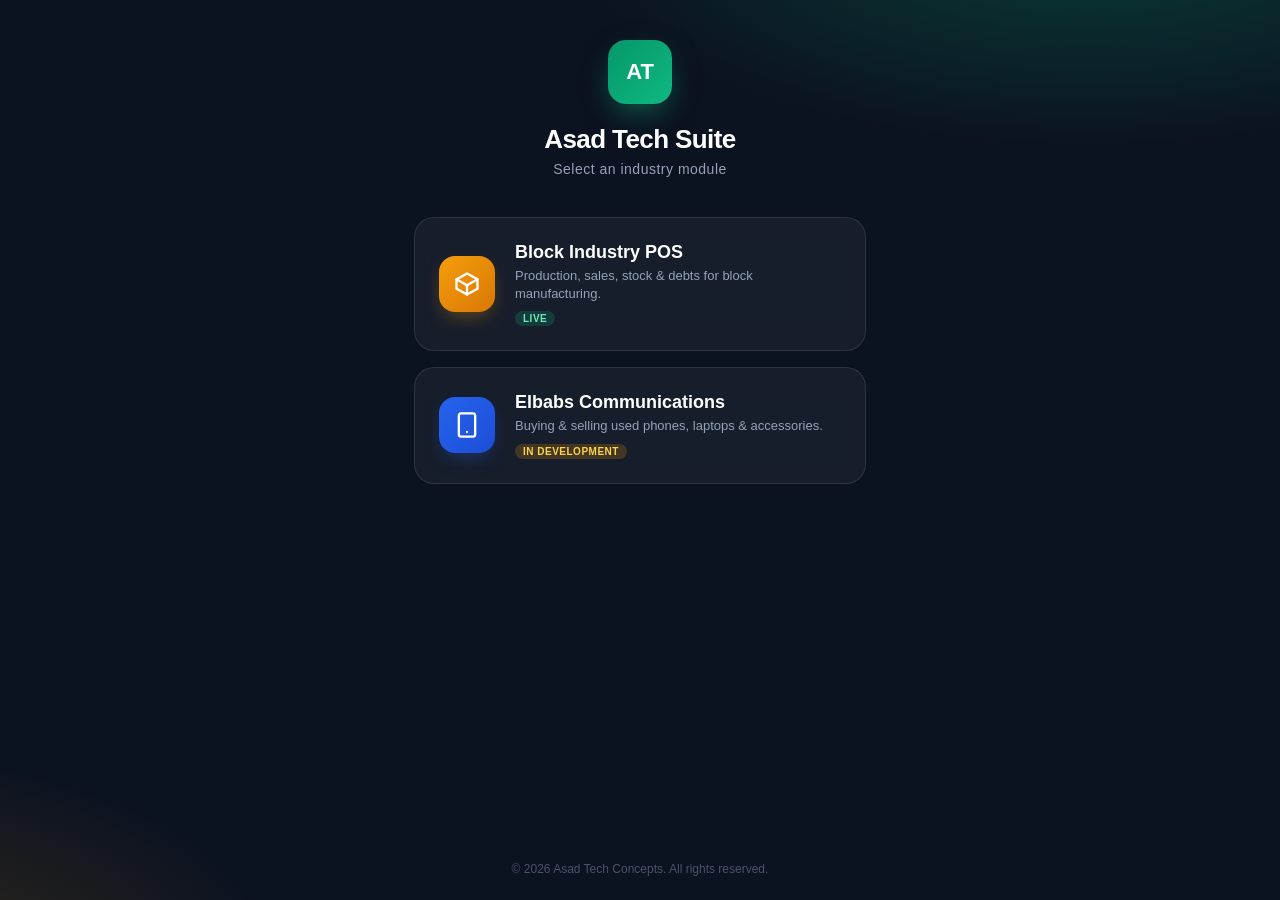
<file: index.html>
<!DOCTYPE html>
<html lang="en">
<head>
    <meta charset="UTF-8">
    <meta name="viewport" content="width=device-width, initial-scale=1.0, maximum-scale=1.0, user-scalable=no, viewport-fit=cover">
    <meta name="theme-color" content="#0b1220">
    <title>Asad Tech POS Suite</title>
    <style>
        :root {
            --ink: #0b1220; --ink-2: #131d33; --ink-3: #1e2a45; --brand: #059669; --brand-soft: #e6f6ef;
            --surface: #ffffff; --text: #0f172a; --muted: #64748b; --line: #e6eaf0;
            --shadow-lg: 0 24px 48px -12px rgba(15, 23, 42, .35);
        }
        * { box-sizing: border-box; margin: 0; padding: 0; font-family: -apple-system, BlinkMacSystemFont, "Segoe UI", Roboto, sans-serif; -webkit-tap-highlight-color: transparent; }
        body { 
            background: radial-gradient(900px 400px at 85% -10%, rgba(5,150,105,.35), transparent 60%), 
                        radial-gradient(700px 400px at -10% 110%, rgba(245,158,11,.18), transparent 60%), 
                        var(--ink); 
            color: #fff; height: 100vh; display: flex; flex-direction: column; overflow: hidden; 
        }
        
        header { padding: 40px 24px 20px; text-align: center; }
        .brand-mark { width: 64px; height: 64px; border-radius: 18px; margin: 0 auto 20px; display: grid; place-items: center; font-weight: 800; font-size: 22px; color: #fff; background: linear-gradient(135deg, var(--brand) 0%, #10b981 100%); box-shadow: 0 12px 32px -8px rgba(16,185,129,.55); }
        header h1 { font-size: 26px; font-weight: 800; letter-spacing: -.6px; }
        header p { font-size: 14px; color: #94a3b8; margin-top: 6px; letter-spacing: 0.5px; }

        .launcher-container { flex: 1; padding: 20px 24px; overflow-y: auto; display: flex; flex-direction: column; gap: 16px; max-width: 500px; margin: 0 auto; width: 100%; }

        .app-card { 
            background: rgba(255, 255, 255, 0.05); 
            border: 1px solid rgba(255, 255, 255, 0.1); 
            border-radius: 20px; 
            padding: 24px; 
            display: flex; 
            align-items: center; 
            gap: 20px; 
            text-decoration: none; 
            color: #fff; 
            transition: all 0.2s ease;
            backdrop-filter: blur(10px);
        }
        .app-card:hover, .app-card:active { 
            background: rgba(255, 255, 255, 0.1); 
            border-color: rgba(16, 185, 129, 0.5);
            transform: translateY(-2px);
        }

        .app-icon { 
            width: 56px; height: 56px; border-radius: 16px; display: grid; place-items: center; flex-shrink: 0;
        }
        .app-icon.block { background: linear-gradient(135deg, #f59e0b 0%, #d97706 100%); box-shadow: 0 8px 20px -6px rgba(245,158,11,.4); }
        .app-icon.phone { background: linear-gradient(135deg, #2563eb 0%, #1d4ed8 100%); box-shadow: 0 8px 20px -6px rgba(37,99,235,.4); }
        .app-icon svg { width: 28px; height: 28px; stroke: #fff; fill: none; stroke-width: 2; stroke-linecap: round; stroke-linejoin: round; }

        .app-info h2 { font-size: 18px; font-weight: 700; margin-bottom: 4px; }
        .app-info p { font-size: 13px; color: #94a3b8; line-height: 1.4; }
        .app-info .status { display: inline-block; font-size: 10px; font-weight: 800; text-transform: uppercase; letter-spacing: 0.5px; padding: 2px 8px; border-radius: 20px; margin-top: 8px; }
        .status.active { background: rgba(16,185,129,0.2); color: #6ee7b7; }
        .status.dev { background: rgba(245,158,11,0.2); color: #fcd34d; }

        footer { text-align: center; padding: 24px; font-size: 12px; color: #475569; }
    </style>
</head>
<body>

    <header>
        <div class="brand-mark">AT</div>
        <h1>Asad Tech Suite</h1>
        <p>Select an industry module</p>
    </header>

    <div class="launcher-container">
        
        <!-- Block Industry -->
        <a href="./block-industry/index.html" class="app-card">
            <div class="app-icon block">
                <svg viewBox="0 0 24 24"><path d="M12 3l9 5v8l-9 5-9-5V8z"/><path d="M3 8l9 5 9-5M12 13v8"/></svg>
            </div>
            <div class="app-info">
                <h2>Block Industry POS</h2>
                <p>Production, sales, stock & debts for block manufacturing.</p>
                <span class="status active">Live</span>
            </div>
        </a>

        <!-- Phones & Laptops Industry -->
        <a href="./phones-laptops-industry/index.html" class="app-card">
            <div class="app-icon phone">
                <svg viewBox="0 0 24 24"><rect x="5" y="2" width="14" height="20" rx="2"/><path d="M12 18h.01"/></svg>
            </div>
            <div class="app-info">
                <h2>Elbabs Communications</h2>
                <p>Buying & selling used phones, laptops & accessories.</p>
                <span class="status dev">In Development</span>
            </div>
        </a>

    </div>

    <footer>
        &copy; 2026 Asad Tech Concepts. All rights reserved.
    </footer>

</body>
</html>
</file>
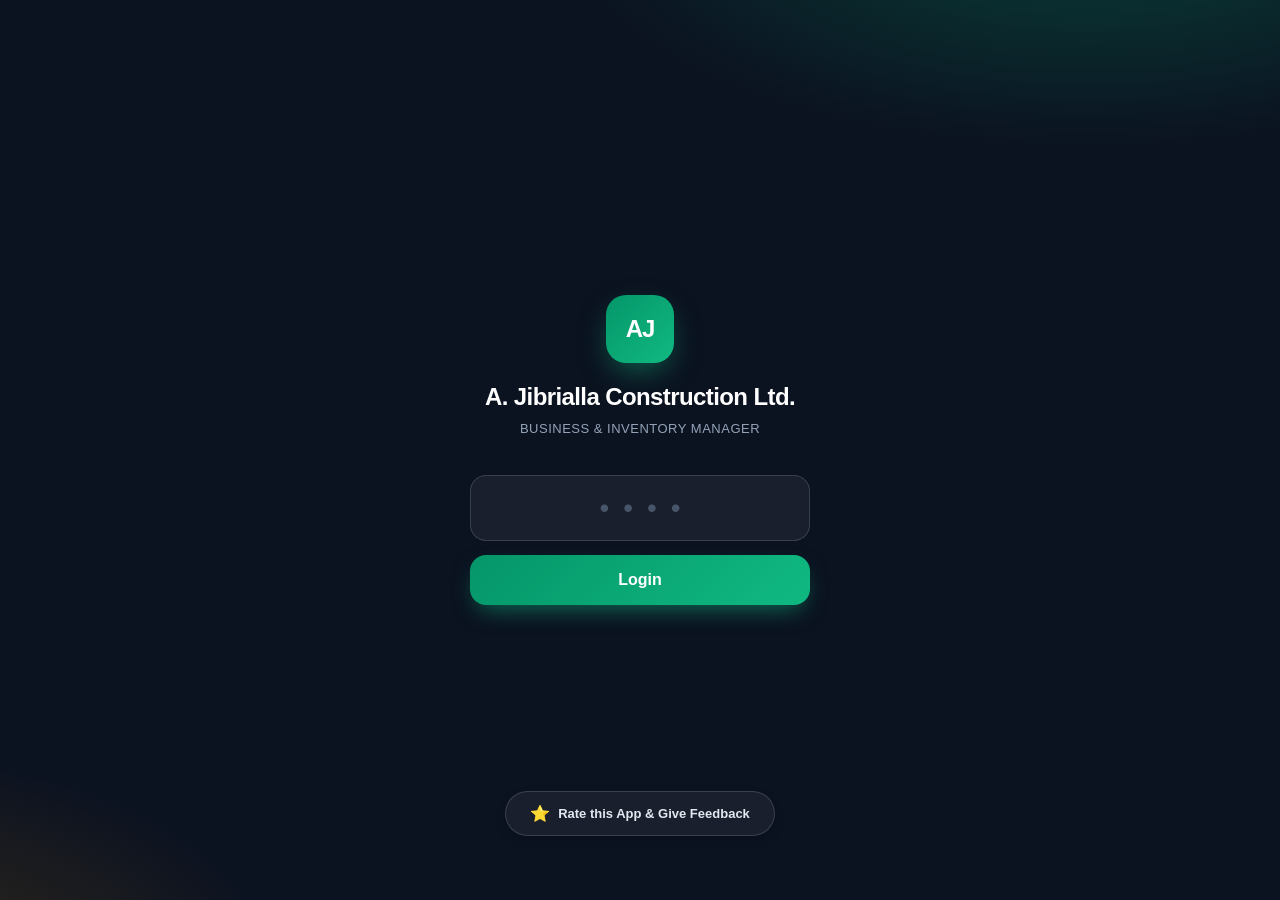
<file: block-industry/index.html>
<!DOCTYPE html>
<html lang="en">
<head>
    <meta charset="UTF-8">
    <meta name="viewport" content="width=device-width, initial-scale=1.0, maximum-scale=1.0, user-scalable=no, viewport-fit=cover">
    <meta name="theme-color" content="#0b1220">
    <title>Loading...</title>
    <link rel="manifest" href="manifest.json">
    <link rel="stylesheet" href="style.css">
</head>
<body>
    <div id="login-view" class="view active">
        <div class="login-card">
            <div class="brand-mark" id="login-logo">AJ</div>
            <h1 id="login-title-text">Loading...</h1>
            <div class="sub" id="login-sub-text">BUSINESS & INVENTORY MANAGER</div>
            <div style="width: 100%;">
                <input type="password" id="pin-input" class="pin-input" placeholder="••••" maxlength="4" inputmode="numeric" autocomplete="off">
                <button class="btn-primary" onclick="login()">Login</button>
                <div id="login-error">Invalid PIN</div>
            </div>
            <div style="position: absolute; bottom: 40px; left: 0; width: 100%; text-align: center; padding: 0 20px;">
                <button onclick="openRating()" style="background: rgba(255,255,255,0.06); border: 1px solid rgba(255,255,255,0.15); color: #e2e8f0; padding: 12px 24px; border-radius: 24px; font-size: 13px; font-weight: 600; display: inline-flex; align-items: center; gap: 8px; cursor: pointer; transition: 0.2s; box-shadow: 0 4px 12px rgba(0,0,0,0.1);">
                    <span style="font-size: 16px;">⭐</span> Rate this App & Give Feedback
                </button>
            </div>
        </div>
    </div>

    <div id="app-view" class="view">
        <header>
            <div class="hdr-brand">
                <div class="brand-mark">AJ</div>
                <div>
                    <h2 id="app-title">A. Jibrialla</h2>
                    <span class="role-badge" id="role-badge">Owner</span>
                </div>
            </div>
            <div class="hdr-actions">
                <button class="icon-btn show" onclick="forceUpdate()" title="Clear Cache" id="ib-update"></button>
                <button class="icon-btn show" onclick="exportJSON()" title="Backup Data" id="ib-backup"></button>
                <button class="icon-btn show" onclick="logout()" title="Logout" id="ib-logout"></button>
            </div>
        </header>
        <main id="main-content"></main>
        <nav id="bottom-nav"></nav>
    </div>

    <div id="modal" class="modal" onclick="if(event.target===this)closeModal()">
        <div class="modal-content" id="modal-body"></div>
    </div>

    <!-- Signature Pad Modal -->
    <div id="sig-modal" class="modal" style="z-index: 10005;">
        <div class="modal-content" style="text-align:center;">
            <h3>Signature</h3>
            <p style="font-size:12px; color:var(--muted); margin-bottom:10px;">Please sign below</p>
            <canvas id="sig-canvas" style="border:2px dashed #ccc; border-radius:8px; width:100%; height:200px; touch-action:none; background:#fff;"></canvas>
            <div style="display:flex; gap:10px; margin-top:15px;">
                <button class="btn btn-outline" onclick="clearSignature()" style="flex:1;">Clear</button>
                <button class="btn" onclick="saveSignature()" style="flex:1;">Save</button>
            </div>
            <button class="btn btn-outline" onclick="closeSigModal()" style="margin-top:10px; width:100%;">Cancel</button>
        </div>
    </div>

    <div id="rating-modal" class="modal" onclick="if(event.target===this)closeRating()">
        <div class="modal-content" style="text-align:center;">
            <div style="width:56px; height:56px; border-radius:50%; background:var(--accent-soft); color:var(--accent); display:grid; place-items:center; margin:0 auto 14px;">
                <svg class="ic" style="width:28px;height:28px;stroke-width:2.2" viewBox="0 0 24 24"><path d="M12 2l3.09 6.26L22 9.27l-5 4.87 1.18 6.88L12 17.77l-6.18 3.25L7 14.14 2 9.27l6.91-1.01L12 2z"/></svg>
            </div>
            <h3 id="rating-app-title" style="margin-bottom: 4px;">Rate this App</h3>
            <p style="font-size:13px; color:var(--muted); margin-bottom: 16px;">How is your experience so far?</p>
            <div style="display:flex; justify-content:center; gap:12px; font-size:36px; cursor:pointer; margin-bottom:16px;" id="rating-stars-main">
                <span onclick="setStars(1)">☆</span><span onclick="setStars(2)">☆</span><span onclick="setStars(3)">☆</span><span onclick="setStars(4)">☆</span><span onclick="setStars(5)">☆</span>
            </div>
            <div style="margin-bottom:16px;">
                <textarea id="feedback-text" style="width:100%; height:70px; padding:12px; border:1.5px solid var(--line); border-radius:8px; font-size:14px; resize:none; background:#f8fafc; outline:none;" placeholder="Any feedback or feature requests?"></textarea>
            </div>
            <button class="btn btn-primary" style="margin-top:0; background:#25D366; color:#fff; box-shadow:none; margin-bottom:8px; padding:14px; border-radius:8px; border:none; width:100%; font-weight:700;" onclick="sendFeedback()">Send via WhatsApp</button>
            <button class="btn btn-outline" style="margin-top:0; padding:14px; border-radius:8px; border:1.5px solid #ccc; width:100%; font-weight:700; background:#fff; color:#333;" onclick="closeRating()">Maybe Later</button>
            <div style="margin-top:20px; font-size:11px; color:var(--muted); line-height:1.5;">
                <strong id="rating-app-footer">App v1.0.0</strong><br>
                Built by Asad Tech Concepts<br>
                <a href="https://wa.me/2347082762606" target="_blank" style="color:var(--brand); text-decoration:none;">Contact Support</a>
            </div>
        </div>
    </div>

    <div id="dialog-overlay" class="modal" style="z-index: 10000;">
        <div class="modal-content" style="text-align: center;">
            <h3 id="dialog-title">Title</h3>
            <p id="dialog-msg" style="font-size: 14px; color: var(--muted); margin-bottom: 24px;">Message</p>
            <div class="row">
                <button class="btn btn-outline" onclick="closeDialog()">Cancel</button>
                <button class="btn btn-primary" id="dialog-confirm-btn">Confirm</button>
            </div>
        </div>
    </div>

    <div id="toast-container"></div>

    <script src="app.js"></script>
</body>
</html>
</file>
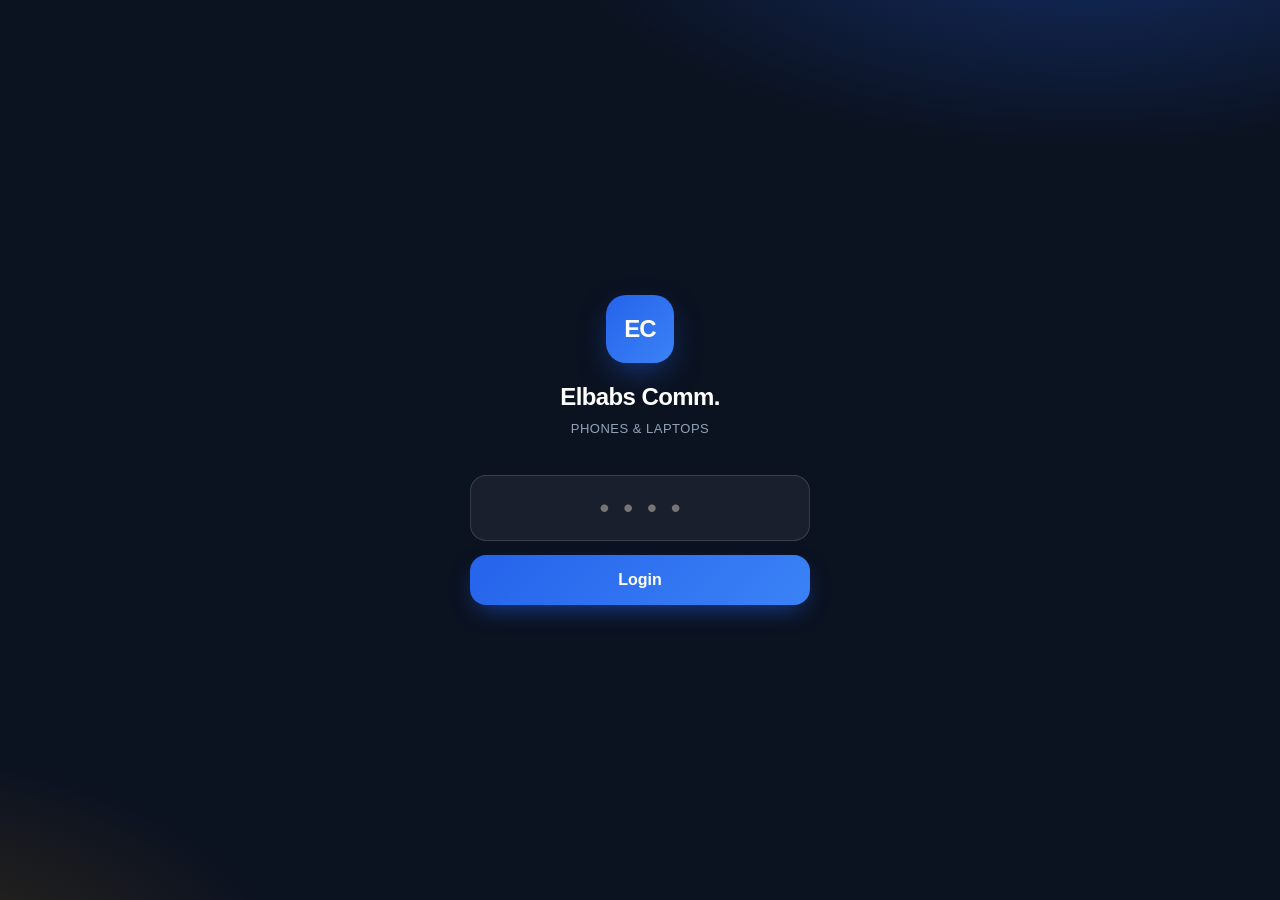
<file: phones-laptops-industry/index.html>
<!DOCTYPE html>
<html lang="en">
<head>
    <meta charset="UTF-8">
    <meta name="viewport" content="width=device-width, initial-scale=1.0, maximum-scale=1.0, user-scalable=no, viewport-fit=cover">
    <meta name="theme-color" content="#0b1220">
    <title>Elbabs Communications</title>
    <link rel="manifest" href="manifest.json">
    <link rel="stylesheet" href="style.css">
</head>
<body>

    <div id="login-view" class="view active">
        <div class="login-card">
            <div class="brand-mark">EC</div>
            <h1>Elbabs Comm.</h1>
            <div class="sub">PHONES & LAPTOPS</div>
            <div style="width: 100%;">
                <input type="password" id="pin-input" class="pin-input" placeholder="••••" maxlength="4" inputmode="numeric" autocomplete="off">
                <button class="btn-primary" onclick="login()">Login</button>
                <div id="login-error" style="color: #fca5a5; margin-top: 16px; display: none; font-weight: 600; font-size: 14px;">Invalid PIN</div>
            </div>
        </div>
    </div>

    <div id="app-view" class="view">
        <header>
            <div class="hdr-brand">
                <div class="brand-mark">EC</div>
                <div>
                    <h2 id="app-title">Elbabs Comm.</h2>
                    <span style="font-size:10px; font-weight:700; color:#6ee7b7; text-transform:uppercase;">Owner</span>
                </div>
            </div>
            <div style="display:flex; gap:10px;">
                <button class="icon-btn" onclick="forceUpdate()" title="Update App">
                    <svg class="ic" viewBox="0 0 24 24"><path d="M20 11a8 8 0 10-2.3 5.7"/><path d="M20 4v7h-7"/></svg>
                </button>
                <button class="icon-btn" onclick="logout()" title="Logout">
                    <svg class="ic" viewBox="0 0 24 24"><path d="M9 4H5v16h4M16 8l4 4-4 4M20 12H9"/></svg>
                </button>
            </div>
        </header>
        <main id="main-content"></main>
        <nav id="bottom-nav">
            <button class="nav-btn active" onclick="nav('inventory', this)">
                <span class="pill"><svg class="ic" viewBox="0 0 24 24"><rect x="5" y="2" width="14" height="20" rx="2"/><path d="M12 18h.01"/></svg></span>
                Inventory
            </button>
            <button class="nav-btn" onclick="nav('sales', this)">
                <span class="pill"><svg class="ic" viewBox="0 0 24 24"><path d="M8 5v14M16 5v14M8 5l8 14M5 9h14M5 14h14"/></svg></span>
                Sales
            </button>
            <button class="nav-btn" onclick="nav('dashboard', this)">
                <span class="pill"><svg class="ic" viewBox="0 0 24 24"><path d="M3 3v18h18"/><path d="M7 15l4-4 3 3 5-6"/></svg></span>
                Dashboard
            </button>
        </nav>
    </div>

    <div id="modal" class="modal" onclick="if(event.target===this)closeModal()">
        <div class="modal-content" id="modal-body"></div>
        <button type="button" class="modal-x" aria-label="Close" onclick="event.stopPropagation();closeModal();">✕</button>
    </div>

    <!-- Signature Pad Modal -->
    <div id="sig-modal" class="modal" style="z-index: 10005;">
        <div class="modal-content" style="text-align:center;">
            <h3>Signature</h3>
            <p style="font-size:12px; color:var(--muted); margin-bottom:10px;">Please sign below</p>
            <canvas id="sig-canvas" style="border:2px dashed #ccc; border-radius:8px; width:100%; height:200px; touch-action:none; background:#fff;"></canvas>
            <div style="display:flex; gap:10px; margin-top:15px;">
                <button class="btn outline" onclick="clearSignature()" style="flex:1;">Clear</button>
                <button class="btn" onclick="saveSignature()" style="flex:1; background:var(--brand); color:#fff;">Save</button>
            </div>
            <button class="btn outline" onclick="closeSigModal()" style="margin-top:10px; width:100%;">Cancel</button>
        </div>
    </div>

    <script src="app.js"></script>

    <div id="toast-container"></div>
    <div id="dialog-overlay" class="modal" style="z-index: 10000;">
        <div class="modal-content" style="text-align: center;">
            <h3 id="dialog-title">Title</h3>
            <p id="dialog-msg" style="font-size: 14px; color: var(--muted); margin-bottom: 24px;">Message</p>
            <div class="row">
                <button class="btn btn-outline" onclick="closeDialog()">Cancel</button>
                <button class="btn btn-primary" id="dialog-confirm-btn">Confirm</button>
            </div>
        </div>
    </div>
    
</body>
</html>
</file>
<file: block-industry/style.css>
:root {
    --ink: #0b1220; --ink-2: #131d33; --ink-3: #1e2a45; --brand: #059669; --brand-dark: #047857; --brand-soft: #e6f6ef;
    --accent: #f59e0b; --accent-soft: #fef3c7; --blue: #2563eb; --blue-soft: #e8efff; --danger: #dc2626; --danger-soft: #fdecec;
    --warning: #d97706; --bg: #f3f5f8; --surface: #ffffff; --text: #0f172a; --muted: #64748b; --line: #e6eaf0;
    --shadow-sm: 0 1px 2px rgba(15, 23, 42, .06); --shadow-md: 0 6px 20px -6px rgba(15, 23, 42, .12); --shadow-lg: 0 24px 48px -12px rgba(15, 23, 42, .35);
    --radius: 16px; --radius-sm: 10px; --safe-b: env(safe-area-inset-bottom, 0px); --safe-t: env(safe-area-inset-top, 0px);
}
* { box-sizing: border-box; margin: 0; padding: 0; font-family: -apple-system, BlinkMacSystemFont, "Segoe UI", Roboto, "Helvetica Neue", Arial, sans-serif; -webkit-tap-highlight-color: transparent; }
html { -webkit-text-size-adjust: 100%; }
body { background: var(--bg); color: var(--text); height: 100vh; height: 100dvh; display: flex; flex-direction: column; overflow: hidden; line-height: 1.45; font-size: 15px; }
svg.ic { width: 20px; height: 20px; stroke: currentColor; fill: none; stroke-width: 1.8; stroke-linecap: round; stroke-linejoin: round; flex-shrink: 0; }
.view { display: none; flex: 1; flex-direction: column; min-height: 0; }
.view.active { display: flex; }

/* DARK MODE */
body.dark {
    --bg: #0b1220; --surface: #131d33; --text: #f8fafc; --line: #334155; --muted: #94a3b8;
    --shadow-sm: 0 1px 2px rgba(0,0,0,0.3); --shadow-md: 0 6px 20px -6px rgba(0,0,0,0.5);
    --brand-soft: rgba(16,185,129,0.15); --danger-soft: rgba(220,38,38,0.15); --accent-soft: rgba(245,158,11,0.15);
    --blue-soft: rgba(37,99,235,0.15);
}
body.dark .card, body.dark .modal-content, body.dark .list-item, body.dark .stat, body.dark .empty, body.dark .dialog-box { background: var(--surface); border-color: var(--line); }
body.dark .form-group input, body.dark .form-group select, body.dark textarea { background: #0f172a; color: #fff; border-color: #334155; }
body.dark .btn-outline { background: transparent; color: var(--text); }
body.dark .calc-box { background: rgba(16,185,129,0.1); border-color: #059669; }
body.dark .periods > div { background: #0f172a; }
body.dark .quick button { background: var(--surface); color: var(--text); }
body.dark .segmented { background: #0f172a; }
body.dark .segmented button.on { background: var(--surface); color: var(--text); }
body.dark .stock-tile { background: var(--brand-soft); border-color: #059669; }
body.dark .stock-tile.low { background: var(--danger-soft); border-color: var(--danger); }

/* Login */
#login-view { justify-content: center; align-items: center; padding: 24px; background: radial-gradient(900px 400px at 85% -10%, rgba(5,150,105,.35), transparent 60%), radial-gradient(700px 400px at -10% 110%, rgba(245,158,11,.18), transparent 60%), var(--ink); color: #fff; }
.login-card { width: 100%; max-width: 340px; text-align: center; display: flex; flex-direction: column; align-items: center; justify-content: center; position: relative; height: 100%; }
.brand-mark { width: 68px; height: 68px; border-radius: 20px; margin: 0 auto 20px; display: grid; place-items: center; font-weight: 800; font-size: 24px; letter-spacing: -1px; color: #fff; background: linear-gradient(135deg, var(--brand) 0%, #10b981 100%); box-shadow: 0 12px 32px -8px rgba(16,185,129,.55); }
.login-card h1 { font-size: 24px; font-weight: 800; letter-spacing: -.6px; line-height: 1.2; }
.login-card .sub { font-size: 13px; font-weight: 500; color: #94a3b8; letter-spacing: 0.5px; margin-top: 8px; margin-bottom: 36px; }
.pin-input { width: 100%; padding: 16px; font-size: 28px; text-align: center; letter-spacing: 14px; text-indent: 14px; border-radius: var(--radius); border: 1.5px solid rgba(255,255,255,.14); background: rgba(255,255,255,.06); color: #fff; margin-bottom: 14px; outline: none; transition: .2s; }
.pin-input::placeholder { color: #475569; }
.pin-input:focus { border-color: var(--brand); background: rgba(255,255,255,.1); box-shadow: 0 0 0 4px rgba(16,185,129,.2); }
.btn-primary { background: linear-gradient(135deg, var(--brand) 0%, #10b981 100%); color: #fff; border: none; padding: 16px; font-size: 16px; border-radius: var(--radius); width: 100%; font-weight: 700; cursor: pointer; transition: transform .1s; box-shadow: 0 10px 24px -8px rgba(16,185,129,.6); }
.btn-primary:active { transform: scale(.98); }
#login-error { color: #fca5a5; margin-top: 16px; display: none; font-weight: 600; font-size: 14px; }

/* Shell */
header { background: var(--ink); color: #fff; padding: calc(12px + var(--safe-t)) 16px 12px; display: flex; justify-content: space-between; align-items: center; z-index: 10; }
.hdr-brand { display: flex; align-items: center; gap: 12px; min-width: 0; }
.hdr-brand .brand-mark { width: 38px; height: 38px; border-radius: 11px; margin: 0; font-size: 14px; box-shadow: none; }
.hdr-brand h2 { font-size: 16px; font-weight: 700; letter-spacing: -.3px; line-height: 1.1; white-space: nowrap; overflow: hidden; text-overflow: ellipsis; max-width: 140px; }
.role-badge { display: inline-block; margin-top: 3px; background: rgba(16,185,129,.18); color: #6ee7b7; padding: 2px 8px; border-radius: 20px; font-size: 10px; font-weight: 700; text-transform: uppercase; letter-spacing: .8px; }
.hdr-actions { display: flex; align-items: center; gap: 6px; }
.icon-btn { background: rgba(255,255,255,.08); color: #e2e8f0; border: none; width: 36px; height: 36px; border-radius: 10px; display: none; place-items: center; cursor: pointer; transition: .2s; }
.icon-btn.show { display: grid; }
.icon-btn:active { background: rgba(255,255,255,.2); }
.icon-btn svg { width: 18px; height: 18px; }
main { flex: 1; overflow-y: auto; padding: 18px 16px; padding-bottom: calc(96px + var(--safe-b)); -webkit-overflow-scrolling: touch; }
main > * { animation: rise .25s ease both; }
@keyframes rise { from { opacity: 0; transform: translateY(6px); } to { opacity: 1; transform: none; } }

nav { position: fixed; bottom: 0; left: 0; right: 0; background: rgba(255,255,255,.94); backdrop-filter: blur(14px); -webkit-backdrop-filter: blur(14px); border-top: 1px solid var(--line); display: flex; padding: 8px 6px calc(8px + var(--safe-b)); z-index: 20; }
body.dark nav { background: rgba(19,29,51,.94); }
.nav-btn { background: none; border: none; font-size: 10.5px; color: var(--muted); font-weight: 600; display: flex; flex-direction: column; align-items: center; gap: 4px; cursor: pointer; padding: 2px 0; flex: 1; transition: .2s; }
.nav-btn .pill { width: 46px; height: 28px; border-radius: 14px; display: grid; place-items: center; transition: .2s; }
.nav-btn.active { color: var(--brand-dark); }
body.dark .nav-btn.active { color: #6ee7b7; }
.nav-btn.active .pill { background: var(--brand-soft); }

/* Elements */
.page-title { font-size: 22px; font-weight: 800; letter-spacing: -.5px; margin-bottom: 4px; }
.page-sub { font-size: 13px; color: var(--muted); margin-bottom: 18px; }
.back-link { display: inline-flex; align-items: center; gap: 4px; background: none; border: none; color: var(--muted); font-size: 13px; font-weight: 600; cursor: pointer; margin-bottom: 10px; padding: 4px 0; }
.back-link svg { width: 16px; height: 16px; }
.section-title { display: flex; align-items: center; gap: 8px; font-size: 14px; font-weight: 700; margin: 24px 0 12px; }
.section-title svg { width: 18px; height: 18px; color: var(--muted); }
.card { background: var(--surface); border-radius: var(--radius); padding: 18px; margin-bottom: 16px; box-shadow: var(--shadow-sm); border: 1px solid var(--line); }
.card h3 { margin-bottom: 14px; font-size: 14px; font-weight: 700; display: flex; align-items: center; gap: 8px; }
.card h3 svg { width: 18px; height: 18px; color: var(--brand); }
.eyebrow { font-size: 11px; font-weight: 700; color: var(--muted); text-transform: uppercase; letter-spacing: .8px; margin: 18px 0 10px; }

/* Forms */
.form-group { margin-bottom: 14px; }
.form-group label { display: block; font-size: 12px; margin-bottom: 6px; font-weight: 600; color: var(--muted); }
.form-group input, .form-group select { width: 100%; padding: 13px 14px; border: 1.5px solid var(--line); border-radius: var(--radius-sm); font-size: 16px; background: #f8fafc; color: var(--text); outline: none; transition: .2s; appearance: none; -webkit-appearance: none; }
.form-group select { background-image: url("data:image/svg+xml,%3Csvg xmlns='http://www.w3.org/2000/svg' width='16' height='16' fill='none' stroke='%2364748b' stroke-width='2' stroke-linecap='round' stroke-linejoin='round'%3E%3Cpath d='M4 6l4 4 4-4'/%3E%3C/svg%3E"); background-repeat: no-repeat; background-position: right 12px center; padding-right: 36px; }
.form-group input:focus, .form-group select:focus { border-color: var(--brand); background: #fff; box-shadow: 0 0 0 4px var(--brand-soft); }
.row { display: flex; gap: 12px; }
.row > div { flex: 1; min-width: 0; }

/* Buttons */
.btn { background: var(--brand); color: #fff; border: none; padding: 14px; font-size: 15px; border-radius: var(--radius-sm); width: 100%; font-weight: 700; cursor: pointer; margin-top: 8px; transition: .15s; }
.btn:active { transform: scale(.98); }
.btn-blue { background: var(--blue); }
.btn-dark { background: var(--ink); }
.btn-danger { background: var(--danger); }
.btn-outline { background: #fff; color: var(--text); border: 1.5px solid var(--line); }

.calc-box { background: var(--brand-soft); border: 1px solid #bfe8d6; padding: 14px 16px; border-radius: var(--radius-sm); margin: 6px 0 14px; font-weight: 600; font-size: 14px; display: flex; flex-direction: column; gap: 6px; }
.calc-box .line { display: flex; justify-content: space-between; align-items: baseline; }
.calc-box .line:first-child { font-size: 17px; font-weight: 800; }

/* Lists */
.list-item { background: var(--surface); padding: 14px 16px; border-radius: 14px; margin-bottom: 10px; border: 1px solid var(--line); box-shadow: var(--shadow-sm); position: relative; overflow: hidden; }
.list-item::before { content: ""; position: absolute; left: 0; top: 0; bottom: 0; width: 4px; background: var(--brand); }
.list-item.owing::before { background: var(--danger); }
.list-item.curing::before { background: var(--blue); }
.list-item.alert { background: #fffbeb; border-color: #fde68a; }
body.dark .list-item.alert { background: rgba(245,158,11,0.1); border-color: var(--warning); }
.list-item.alert::before { background: var(--warning); }
.list-item.neutral::before { background: #94a3b8; }
.list-header { display: flex; justify-content: space-between; gap: 10px; font-weight: 700; font-size: 15px; margin-bottom: 3px; }
.list-sub { font-size: 12.5px; color: var(--muted); margin-bottom: 3px; }
.tag { display: inline-block; font-size: 11px; font-weight: 700; padding: 2px 9px; border-radius: 20px; }
.tag.blue { background: var(--blue-soft); color: var(--blue); }
.tag.green { background: var(--brand-soft); color: var(--brand-dark); }
.actions { display: flex; gap: 10px; margin-top: 12px; }
.actions > a { flex: 1; text-decoration: none; display: block; }
.actions button { width: 100%; padding: 11px; font-size: 13px; border-radius: 9px; cursor: pointer; background: #f1f5f9; color: var(--text); font-weight: 700; border: 1px solid var(--line); transition: .15s; }
body.dark .actions button { background: #0f172a; }
.actions button:active { transform: scale(.98); }
.actions button.wa { background: #25D366; color: #fff; border: none; }
.empty { text-align: center; color: var(--muted); padding: 36px 16px; font-size: 14px; background: var(--surface); border: 1.5px dashed var(--line); border-radius: var(--radius); }

/* Segmented control */
.segmented { display: flex; background: #e8ecf2; padding: 4px; border-radius: 12px; margin-bottom: 18px; }
.segmented button { flex: 1; border: none; background: transparent; padding: 10px; font-size: 13px; font-weight: 700; color: var(--muted); border-radius: 9px; cursor: pointer; transition: .2s; }
.segmented button.on { background: #fff; color: var(--text); box-shadow: var(--shadow-sm); }

/* Dashboard & Analytics */
.quick { display: flex; gap: 10px; margin-bottom: 16px; }
.quick button { flex: 1; display: flex; align-items: center; justify-content: center; gap: 8px; background: #fff; border: 1px solid var(--line); border-radius: 12px; padding: 12px; font-size: 13px; font-weight: 700; color: var(--text); cursor: pointer; box-shadow: var(--shadow-sm); }
.quick button svg { color: var(--brand); width: 18px; height: 18px; }
.hero { background: radial-gradient(500px 220px at 100% 0%, rgba(16,185,129,.35), transparent 60%), linear-gradient(135deg, var(--ink) 0%, var(--ink-3) 100%); color: #fff; border-radius: 20px; padding: 22px 20px; margin-bottom: 14px; box-shadow: var(--shadow-md); }
.hero .lbl { font-size: 12px; font-weight: 600; color: #94a3b8; text-transform: uppercase; letter-spacing: 1px; }
.hero .big { font-size: 34px; font-weight: 800; letter-spacing: -1.2px; margin-top: 6px; }
.hero .big.neg { color: #fca5a5; }
.hero .meta { display: flex; gap: 20px; margin-top: 16px; padding-top: 14px; border-top: 1px solid rgba(255,255,255,.1); }
.hero .meta div { font-size: 11px; color: #94a3b8; font-weight: 600; text-transform: uppercase; letter-spacing: .6px; }
.hero .meta strong { display: block; font-size: 15px; color: #fff; letter-spacing: -.3px; margin-top: 2px; text-transform: none; }
.dash-grid { display: grid; grid-template-columns: 1fr 1fr; gap: 12px; margin-bottom: 16px; }
.stat { background: var(--surface); padding: 14px; border-radius: 14px; box-shadow: var(--shadow-sm); border: 1px solid var(--line); }
.stat .top { display: flex; align-items: center; gap: 8px; margin-bottom: 8px; }
.stat .dot { width: 28px; height: 28px; border-radius: 9px; display: grid; place-items: center; }
.stat .dot svg { width: 16px; height: 16px; }
.stat .dot.g { background: var(--brand-soft); color: var(--brand-dark); }
.stat .dot.r { background: var(--danger-soft); color: var(--danger); }
.stat .dot.a { background: var(--accent-soft); color: var(--warning); }
.stat .dot.b { background: var(--blue-soft); color: var(--blue); }
.stat h4 { font-size: 11px; color: var(--muted); font-weight: 700; text-transform: uppercase; letter-spacing: .4px; line-height: 1.2; }
.stat .val { font-size: 18px; font-weight: 800; letter-spacing: -.5px; }
.periods { display: grid; grid-template-columns: repeat(3, 1fr); gap: 8px; margin-bottom: 8px; }
.periods > div { background: #f8fafc; border: 1px solid var(--line); border-radius: 12px; padding: 10px 8px; text-align: center; }
.periods small { display: block; font-size: 10px; color: var(--muted); text-transform: uppercase; font-weight: 700; letter-spacing: .5px; }
.periods strong { font-size: 14px; letter-spacing: -.3px; }
.chart-container { display: flex; align-items: flex-end; justify-content: space-between; height: 130px; margin: 20px 0 30px; border-bottom: 1.5px solid var(--line); gap: 8px; }
.chart-bar { flex: 1; background: linear-gradient(180deg, #10b981, var(--brand)); border-radius: 6px 6px 0 0; min-height: 4px; position: relative; }
.chart-label { position: absolute; bottom: -22px; left: 50%; transform: translateX(-50%); font-size: 10px; color: var(--muted); font-weight: 600; }
.kv { display: flex; justify-content: space-between; align-items: center; font-size: 14px; padding: 10px 0; border-bottom: 1px solid var(--line); }
.kv:last-child { border-bottom: none; padding-bottom: 0; }
.kv:first-of-type { padding-top: 0; }
.rank { display: inline-grid; place-items: center; width: 22px; height: 22px; border-radius: 50%; background: var(--accent-soft); color: var(--warning); font-size: 11px; font-weight: 800; margin-right: 10px; }
.breakeven { background: linear-gradient(135deg, var(--ink) 0%, var(--ink-3) 100%); color: #fff; border: none; }
.breakeven h3, .breakeven h3 svg { color: #fff; }
.pos { color: var(--brand-dark); } .neg { color: var(--danger); }
.stock-grid { display: grid; grid-template-columns: 1fr 1fr; gap: 10px; margin-bottom: 16px; text-align: center; }
.stock-tile { padding: 12px 6px; border-radius: 12px; border: 1px solid #bfe8d6; background: var(--brand-soft); }
.stock-tile.low { background: var(--danger-soft); border-color: #f7bcbc; }
.stock-tile .n { font-size: 22px; font-weight: 800; margin-top: 2px; letter-spacing: -.5px; }
.stock-tile.low .n { color: var(--danger); }
.stock-tile .k { font-size: 11px; color: var(--muted); font-weight: 700; text-transform: uppercase; }
.stock-tile .w { font-size: 10px; color: var(--danger); font-weight: 800; margin-top: 2px; }
.variance { background: var(--danger-soft); border: 1px solid #f7bcbc; padding: 12px; border-radius: 10px; margin-top: 12px; }

/* Modals */
.modal { display: none; position: fixed; inset: 0; background: rgba(11,18,32,.6); z-index: 1000; align-items: center; justify-content: center; backdrop-filter: blur(4px); -webkit-backdrop-filter: blur(4px); padding: 20px; }
.modal.active { display: flex; }
.modal-content { background: #fff; border-radius: 24px; padding: 24px; width: 100%; max-width: 440px; max-height: 90vh; overflow-y: auto; box-shadow: var(--shadow-lg); animation: pop .2s ease; }
@keyframes pop { from { transform: scale(0.9); opacity: 0; } to { transform: scale(1); opacity: 1; } }
.modal-content h3 { margin-bottom: 18px; font-size: 18px; font-weight: 800; letter-spacing: -.3px; }

/* Toast */
#toast-container { position: fixed; bottom: 90px; left: 50%; transform: translateX(-50%); z-index: 2000; display: flex; flex-direction: column; gap: 10px; width: 90%; max-width: 350px; pointer-events: none; }
.toast { background: var(--ink); color: #fff; padding: 14px 20px; border-radius: 12px; font-size: 14px; font-weight: 600; box-shadow: var(--shadow-md); display: flex; align-items: center; gap: 10px; animation: slideUpToast 0.3s ease, fadeOut 0.3s ease 2.7s forwards; }
.toast.err { background: var(--danger); }
.toast.success { background: var(--brand); }
@keyframes slideUpToast { from { transform: translateY(20px); opacity: 0; } to { transform: translateY(0); opacity: 1; } }
@keyframes fadeOut { to { opacity: 0; transform: translateY(-10px); } }

@media print {
    html, body { height: auto !important; overflow: visible !important; display: block !important; background: #fff !important; }
    header, nav, #toast-container, .dialog-overlay, .icon-btn, .btn, .actions, .back-link, .quick { display: none !important; }
    body.printing-modal #app-view, body.printing-modal #login-view { display: none !important; }
    body.printing-modal #modal { display: block !important; position: static !important; background: transparent !important; backdrop-filter: none !important; padding: 0 !important; margin: 0 !important; width: 100% !important; height: auto !important; }
    body.printing-modal #modal .modal-content { display: block !important; position: static !important; box-shadow: none !important; border: none !important; max-height: none !important; overflow: visible !important; padding: 0 !important; margin: 0 !important; width: 100% !important; max-width: 100% !important; }
    body.printing-modal #modal button { display: none !important; }
    body.printing-page #modal { display: none !important; }
    body.printing-page #app-view { display: block !important; height: auto !important; }
    body.printing-page main { display: block !important; padding: 0 !important; overflow: visible !important; height: auto !important; }
    .card { page-break-inside: avoid; box-shadow: none !important; border: 1px solid #ccc !important; }
}

/* Large Middle Sales Button (FAB style) */
.nav-btn.nav-btn-large {
    position: relative;
}
.nav-btn.nav-btn-large .pill {
    width: 60px;
    height: 60px;
    border-radius: 50%;
    background: linear-gradient(135deg, var(--brand) 0%, #10b981 100%);
    color: #fff !important;
    box-shadow: 0 6px 16px rgba(16,185,129,0.4);
    transform: translateY(-20px);
    border: 4px solid var(--surface);
    display: flex;
    align-items: center;
    justify-content: center;
}
body.dark .nav-btn.nav-btn-large .pill {
    border-color: var(--surface);
}
.nav-btn.nav-btn-large .pill svg {
    width: 28px;
    height: 28px;
}
.nav-btn.nav-btn-large span:not(.pill) {
    margin-top: -10px;
    color: var(--brand-dark);
    font-weight: 800;
}
</file>
<file: phones-laptops-industry/style.css>
:root {
    --ink: #0b1220; --ink-2: #131d33; --ink-3: #1e2a45; --brand: #2563eb; --brand-dark: #1d4ed8; --brand-soft: #e8efff;
    --accent: #f59e0b; --accent-soft: #fef3c7; --blue: #2563eb; --danger: #dc2626; --danger-soft: #fdecec;
    --warning: #d97706; --bg: #f3f5f8; --surface: #ffffff; --text: #0f172a; --muted: #64748b; --line: #e6eaf0;
    --shadow-sm: 0 1px 2px rgba(15, 23, 42, .06); --shadow-md: 0 6px 20px -6px rgba(15, 23, 42, .12); --shadow-lg: 0 24px 48px -12px rgba(15, 23, 42, .35);
    --radius: 16px; --radius-sm: 10px; --safe-b: env(safe-area-inset-bottom, 0px); --safe-t: env(safe-area-inset-top, 0px);
}
* { box-sizing: border-box; margin: 0; padding: 0; font-family: -apple-system, BlinkMacSystemFont, "Segoe UI", Roboto, "Helvetica Neue", Arial, sans-serif; -webkit-tap-highlight-color: transparent; }
body { background: var(--bg); color: var(--text); height: 100vh; height: 100dvh; display: flex; flex-direction: column; overflow: hidden; line-height: 1.45; font-size: 15px; }
svg.ic { width: 20px; height: 20px; stroke: currentColor; fill: none; stroke-width: 1.8; stroke-linecap: round; stroke-linejoin: round; flex-shrink: 0; }
.view { display: none; flex: 1; flex-direction: column; min-height: 0; }
.view.active { display: flex; }

/* Login */
#login-view { justify-content: center; align-items: center; padding: 24px; background: radial-gradient(900px 400px at 85% -10%, rgba(37,99,235,.35), transparent 60%), radial-gradient(700px 400px at -10% 110%, rgba(245,158,11,.18), transparent 60%), var(--ink); color: #fff; }
.login-card { width: 100%; max-width: 340px; text-align: center; display: flex; flex-direction: column; align-items: center; justify-content: center; position: relative; height: 100%; }
.brand-mark { width: 68px; height: 68px; border-radius: 20px; margin: 0 auto 20px; display: grid; place-items: center; font-weight: 800; font-size: 24px; letter-spacing: -1px; color: #fff; background: linear-gradient(135deg, var(--brand) 0%, #3b82f6 100%); box-shadow: 0 12px 32px -8px rgba(37,99,235,.55); }
.login-card h1 { font-size: 24px; font-weight: 800; letter-spacing: -.6px; line-height: 1.2; }
.login-card .sub { font-size: 13px; font-weight: 500; color: #94a3b8; letter-spacing: 0.5px; margin-top: 8px; margin-bottom: 36px; }
.pin-input { width: 100%; padding: 16px; font-size: 28px; text-align: center; letter-spacing: 14px; text-indent: 14px; border-radius: var(--radius); border: 1.5px solid rgba(255,255,255,.14); background: rgba(255,255,255,.06); color: #fff; margin-bottom: 14px; outline: none; transition: .2s; }
.pin-input:focus { border-color: var(--brand); background: rgba(255,255,255,.1); box-shadow: 0 0 0 4px rgba(37,99,235,.2); }
.btn-primary { background: linear-gradient(135deg, var(--brand) 0%, #3b82f6 100%); color: #fff; border: none; padding: 16px; font-size: 16px; border-radius: var(--radius); width: 100%; font-weight: 700; cursor: pointer; transition: transform .1s; box-shadow: 0 10px 24px -8px rgba(37,99,235,.6); }
.btn-primary:active { transform: scale(.98); }

/* Shell */
header { background: var(--ink); color: #fff; padding: calc(12px + var(--safe-t)) 16px 12px; display: flex; justify-content: space-between; align-items: center; z-index: 10; }
.hdr-brand { display: flex; align-items: center; gap: 12px; min-width: 0; }
.hdr-brand .brand-mark { width: 38px; height: 38px; border-radius: 11px; margin: 0; font-size: 14px; box-shadow: none; }
.hdr-brand h2 { font-size: 16px; font-weight: 700; letter-spacing: -.3px; line-height: 1.1; white-space: nowrap; overflow: hidden; text-overflow: ellipsis; max-width: 140px; }
.icon-btn { background: rgba(255,255,255,.08); color: #e2e8f0; border: none; width: 36px; height: 36px; border-radius: 10px; display: grid; place-items: center; cursor: pointer; }
main { flex: 1; overflow-y: auto; padding: 18px 16px; padding-bottom: calc(96px + var(--safe-b)); }

nav { position: fixed; bottom: 0; left: 0; right: 0; background: rgba(255,255,255,.94); backdrop-filter: blur(14px); border-top: 1px solid var(--line); display: flex; padding: 8px 6px calc(8px + var(--safe-b)); z-index: 20; }
.nav-btn { background: none; border: none; font-size: 10.5px; color: var(--muted); font-weight: 600; display: flex; flex-direction: column; align-items: center; gap: 4px; cursor: pointer; padding: 2px 0; flex: 1; }
.nav-btn .pill { width: 46px; height: 28px; border-radius: 14px; display: grid; place-items: center; }
.nav-btn.active { color: var(--brand-dark); }
.nav-btn.active .pill { background: var(--brand-soft); }

/* Cards & Lists */
.card { background: var(--surface); border-radius: var(--radius); padding: 18px; margin-bottom: 16px; box-shadow: var(--shadow-sm); border: 1px solid var(--line); }
.card h3 { margin-bottom: 14px; font-size: 14px; font-weight: 700; display: flex; align-items: center; gap: 8px; }
.form-group { margin-bottom: 14px; }
.form-group label { display: block; font-size: 12px; margin-bottom: 6px; font-weight: 600; color: var(--muted); }
.form-group input, .form-group select { width: 100%; padding: 13px 14px; border: 1.5px solid var(--line); border-radius: var(--radius-sm); font-size: 16px; background: #f8fafc; outline: none; }
.row { display: flex; gap: 12px; }
.row > div { flex: 1; min-width: 0; }
.btn { background: var(--brand); color: #fff; border: none; padding: 14px; font-size: 15px; border-radius: var(--radius-sm); width: 100%; font-weight: 700; cursor: pointer; margin-top: 8px; }

.calc-box { background: var(--brand-soft); border: 1px solid #bfdbfe; padding: 14px 16px; border-radius: var(--radius-sm); margin: 6px 0 14px; font-weight: 600; font-size: 14px; display: flex; flex-direction: column; gap: 6px; }
.calc-box .line { display: flex; justify-content: space-between; align-items: baseline; }
.calc-box .line:first-child { font-size: 17px; font-weight: 800; }

.list-item { background: var(--surface); padding: 14px 16px; border-radius: 14px; margin-bottom: 10px; border: 1px solid var(--line); box-shadow: var(--shadow-sm); position: relative; overflow: hidden; }
.list-item::before { content: ""; position: absolute; left: 0; top: 0; bottom: 0; width: 4px; background: var(--brand); }
.list-header { display: flex; justify-content: space-between; font-weight: 700; font-size: 15px; margin-bottom: 3px; }
.list-sub { font-size: 12.5px; color: var(--muted); }
.tag { display: inline-block; font-size: 11px; font-weight: 700; padding: 2px 9px; border-radius: 20px; }
.tag.green { background: var(--brand-soft); color: var(--brand-dark); }

.modal { display: none; position: fixed; inset: 0; background: rgba(11,18,32,.7); z-index: 1000; align-items: center; justify-content: center; padding: 20px; }
.modal.active { display: flex; }
.modal-content { background: #fff; border-radius: 24px; padding: 24px; width: 100%; max-width: 440px; max-height: 90vh; overflow-y: auto; box-shadow: var(--shadow-lg); }
.modal-content h3 { margin-bottom: 18px; font-size: 18px; font-weight: 800; }
.kv { display: flex; justify-content: space-between; align-items: center; font-size: 14px; padding: 10px 0; border-bottom: 1px solid var(--line); }
.kv:last-child { border-bottom: none; padding-bottom: 0; }
.kv:first-of-type { padding-top: 0; }
.actions { display: flex; gap: 10px; margin-top: 16px; }
.actions > a { flex: 1; text-decoration: none; }
.actions button { width: 100%; padding: 12px; font-size: 14px; border-radius: 8px; cursor: pointer; font-weight: 700; border: none; }
.wa { background: #25D366; color: #fff; }
.outline { background: #fff; border: 1px solid var(--line); color: var(--text); }

/* Dashboard specific */
.quick { display: flex; gap: 10px; margin-bottom: 16px; }
.quick button { flex: 1; display: flex; align-items: center; justify-content: center; gap: 8px; background: #fff; border: 1px solid var(--line); border-radius: 12px; padding: 12px; font-size: 13px; font-weight: 700; color: var(--text); cursor: pointer; box-shadow: var(--shadow-sm); }
.hero { background: radial-gradient(500px 220px at 100% 0%, rgba(37,99,235,.35), transparent 60%), linear-gradient(135deg, var(--ink) 0%, var(--ink-3) 100%); color: #fff; border-radius: 20px; padding: 22px 20px; margin-bottom: 14px; box-shadow: var(--shadow-md); }
.hero .lbl { font-size: 12px; font-weight: 600; color: #94a3b8; text-transform: uppercase; letter-spacing: 1px; }
.hero .big { font-size: 34px; font-weight: 800; letter-spacing: -1.2px; margin-top: 6px; }
.hero .big.neg { color: #fca5a5; }
.hero .meta { display: flex; gap: 20px; margin-top: 16px; padding-top: 14px; border-top: 1px solid rgba(255,255,255,.1); }
.hero .meta div { font-size: 11px; color: #94a3b8; font-weight: 600; text-transform: uppercase; letter-spacing: .6px; }
.hero .meta strong { display: block; font-size: 15px; color: #fff; letter-spacing: -.3px; margin-top: 2px; text-transform: none; }
.dash-grid { display: grid; grid-template-columns: 1fr 1fr; gap: 12px; margin-bottom: 16px; }
.stat { background: var(--surface); padding: 14px; border-radius: 14px; box-shadow: var(--shadow-sm); border: 1px solid var(--line); }
.stat .top { display: flex; align-items: center; gap: 8px; margin-bottom: 8px; }
.stat .dot { width: 28px; height: 28px; border-radius: 9px; display: grid; place-items: center; }
.stat .dot.g { background: var(--brand-soft); color: var(--brand-dark); }
.stat .dot.r { background: var(--danger-soft); color: var(--danger); }
.stat .dot.b { background: #e8efff; color: #2563eb; }
.stat h4 { font-size: 11px; color: var(--muted); font-weight: 700; text-transform: uppercase; letter-spacing: .4px; line-height: 1.2; }
.stat .val { font-size: 18px; font-weight: 800; letter-spacing: -.5px; }

.eyebrow { font-size: 11px; font-weight: 700; color: var(--muted); text-transform: uppercase; letter-spacing: .8px; margin: 18px 0 10px; }


/* Toast and Dialog Styles */
#toast-container { position: fixed; bottom: 90px; left: 50%; transform: translateX(-50%); z-index: 2000; display: flex; flex-direction: column; gap: 10px; width: 90%; max-width: 350px; pointer-events: none; }
.toast { background: var(--ink); color: #fff; padding: 14px 20px; border-radius: 12px; font-size: 14px; font-weight: 600; box-shadow: var(--shadow-md); display: flex; align-items: center; gap: 10px; animation: slideUpToast 0.3s ease, fadeOut 0.3s ease 2.7s forwards; }
.toast.err { background: var(--danger); }
.toast.success { background: #059669; }
@keyframes slideUpToast { from { transform: translateY(20px); opacity: 0; } to { transform: translateY(0); opacity: 1; } }
@keyframes fadeOut { to { opacity: 0; transform: translateY(-10px); } }

/* Custom Dialog overrides */
#dialog-overlay { background: rgba(11,18,32,.7); backdrop-filter: blur(4px); }
#dialog-overlay .modal-content { max-width: 340px; padding: 24px; animation: pop .2s ease; }
@keyframes pop { from { transform: scale(0.9); opacity: 0; } to { transform: scale(1); opacity: 1; } }
#dialog-overlay .row { margin-top: 20px; }
#dialog-overlay .btn { margin-top: 0; }

.modal-x {
    position: fixed;
    top: 24px;
    right: 24px;
    background: var(--bg, #ffffff);
    border: 1px solid var(--line, #e4e4e7);
    border-radius: 50%;
    width: 40px;
    height: 40px;
    display: flex;
    align-items: center;
    justify-content: center;
    font-size: 16px;
    font-weight: 700;
    color: var(--text, #333);
    cursor: pointer;
    z-index: 10001;
    box-shadow: 0 4px 12px rgba(0,0,0,0.15);
}
.modal-x:active {
    background: var(--line, #e4e4e7);
}
</file>
